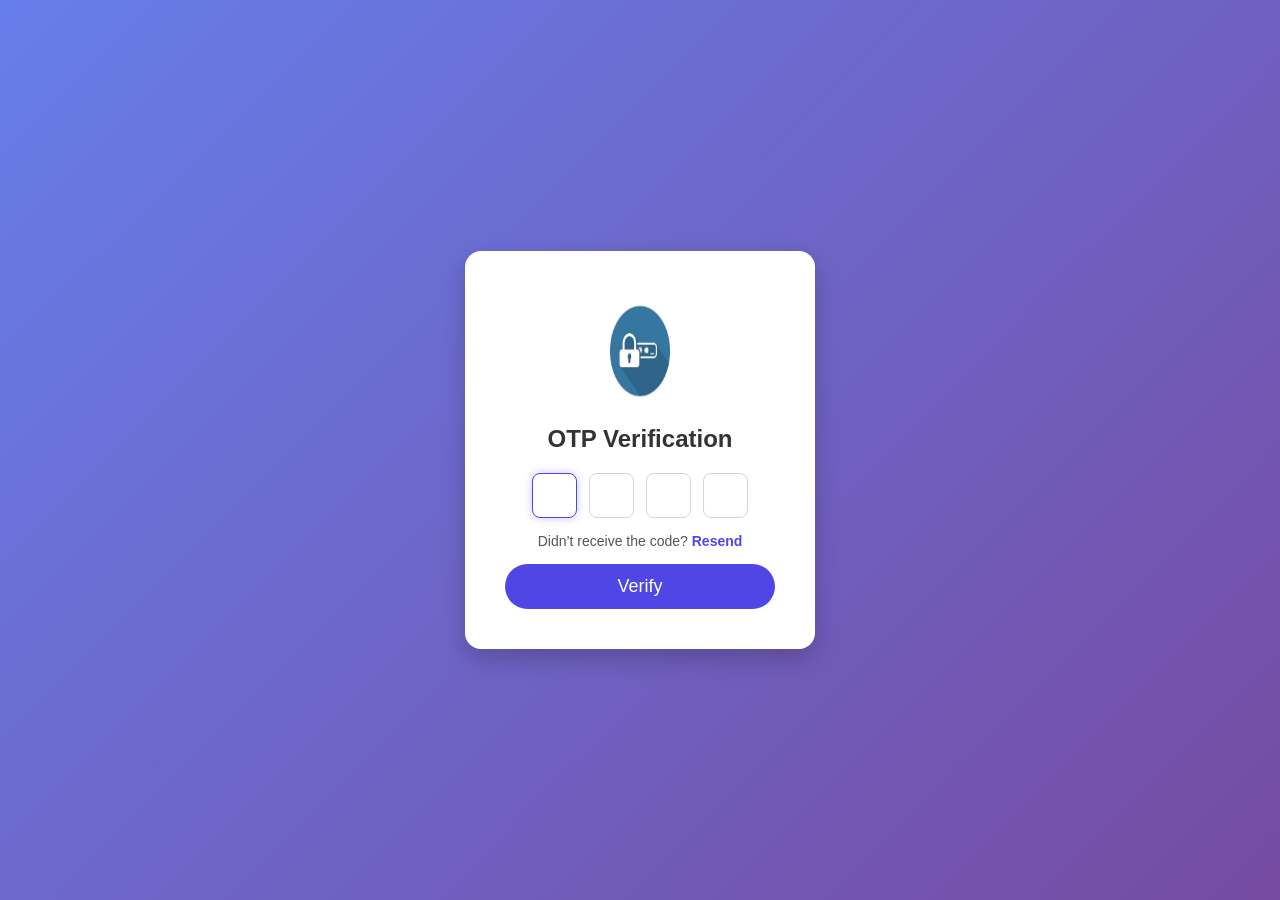
<file: OptimizedCodeVerification/index.html>
<!DOCTYPE html>
<html lang="en">
<head>
  <meta charset="UTF-8" />
  <meta name="viewport" content="width=device-width, initial-scale=1.0" />
  <title>OTP Verification</title>
  <link rel="stylesheet" href="style.css" />
  <link rel="icon" href="img.jpg" />
</head>
<body>
  <div class="container">
    <img src="img1.jpg" alt="Verification Image" />
    <h3>OTP Verification</h3>

    <div class="otp-inputs">
      <input type="text" maxlength="1" autofocus />
      <input type="text" maxlength="1" />
      <input type="text" maxlength="1" />
      <input type="text" maxlength="1" />
    </div>

    <p>Didn’t receive the code? <a href="#">Resend</a></p>

    <button id="verifyBtn">Verify</button>
  </div>

  <script src="script.js"></script>
</body>
</html>
</file>
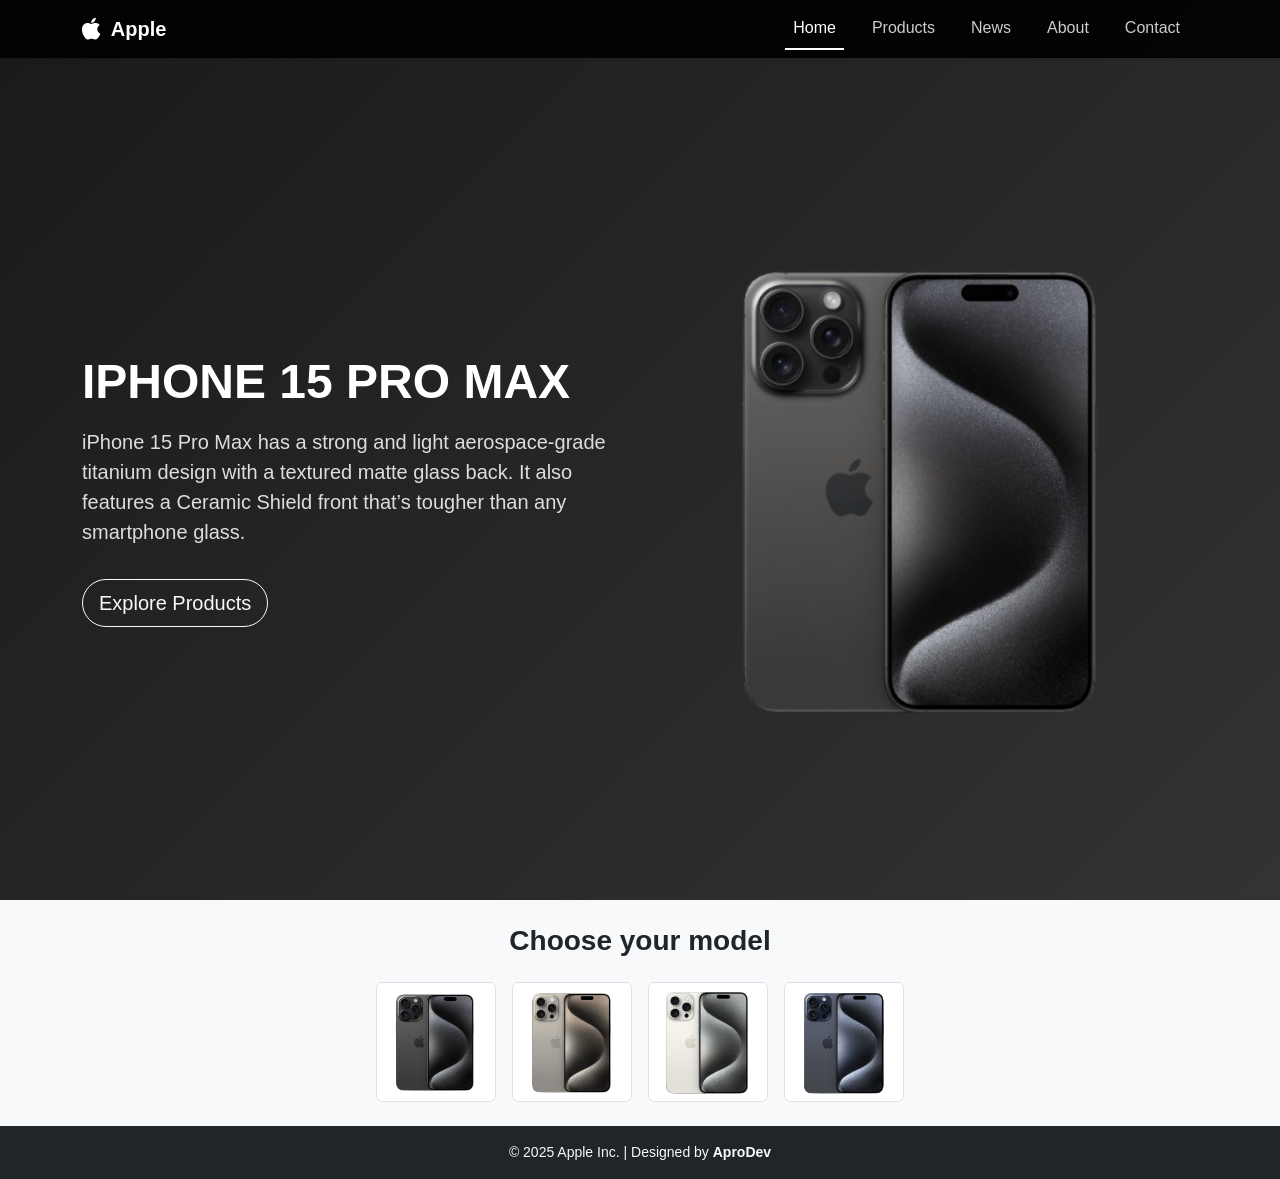
<file: Page Apple/index.html>
<!DOCTYPE html>
<html lang="en">
<head>
  <meta charset="UTF-8">
  <meta name="viewport" content="width=device-width, initial-scale=1.0">
  <title>Apple - iPhone 15 Pro Max</title>
  <link href="https://cdn.jsdelivr.net/npm/bootstrap@5.3.3/dist/css/bootstrap.min.css" rel="stylesheet">
  <link rel="stylesheet" href="https://cdnjs.cloudflare.com/ajax/libs/font-awesome/6.5.0/css/all.min.css">
  <link rel="stylesheet" href="style.css">
</head>

<body>
  <nav class="navbar navbar-expand-lg navbar-dark bg-dark fixed-top shadow-sm">
    <div class="container">
      <a class="navbar-brand fw-bold" href="#">
        <i class="fa-brands fa-apple fa-lg"></i> Apple
      </a>
      <button class="navbar-toggler" type="button" data-bs-toggle="collapse" data-bs-target="#navbarNav">
        <span class="navbar-toggler-icon"></span>
      </button>

      <div class="collapse navbar-collapse justify-content-end" id="navbarNav">
        <ul class="navbar-nav text-center">
          <li class="nav-item"><a class="nav-link active" href="#">Home</a></li>
          <li class="nav-item"><a class="nav-link" href="#">Products</a></li>
          <li class="nav-item"><a class="nav-link" href="#">News</a></li>
          <li class="nav-item"><a class="nav-link" href="#">About</a></li>
          <li class="nav-item"><a class="nav-link" href="#">Contact</a></li>
        </ul>
      </div>
    </div>
  </nav>

  <!-- Hero Section -->
  <section class="hero d-flex align-items-center justify-content-center">
    <div class="container text-center text-light">
      <div class="row align-items-center">
        <div class="col-md-6 text-md-start mt-5 mt-md-0">
          <h1 class="display-5 fw-bold">iPhone 15 Pro Max</h1>
          <p class="lead mt-3">
            iPhone 15 Pro Max has a strong and light aerospace-grade titanium design with a textured matte glass back.
            It also features a Ceramic Shield front that’s tougher than any smartphone glass.
          </p>
          <a href="#" class="btn btn-outline-light btn-lg mt-3 rounded-pill">Explore Products</a>
        </div>
        <div class="col-md-6 text-center">
          <img src="img-1.png" alt="iPhone 15 Pro Max" class="img-fluid main-img" id="mainImage">
        </div>
      </div>
    </div>
  </section>
  <section class="gallery py-4 bg-light text-center">
    <div class="container">
      <h3 class="fw-bold mb-4">Choose your model</h3>
      <div class="d-flex justify-content-center flex-wrap gap-3">
        <img src="img-1.png" class="img-thumbnail gallery-img" onclick="changePhone(this.src)">
        <img src="img-2.png" class="img-thumbnail gallery-img" onclick="changePhone(this.src)">
        <img src="img-3.png" class="img-thumbnail gallery-img" onclick="changePhone(this.src)">
        <img src="img-4.png" class="img-thumbnail gallery-img" onclick="changePhone(this.src)">
      </div>
    </div>
  </section>
  <footer class="bg-dark text-light text-center py-3">
    <p class="mb-0">© 2025 Apple Inc. | Designed by <strong>AproDev</strong></p>
  </footer>
  <script src="https://cdn.jsdelivr.net/npm/bootstrap@5.3.3/dist/js/bootstrap.bundle.min.js"></script>
  <script src="script.js"></script>
</body>
</html>
</file>
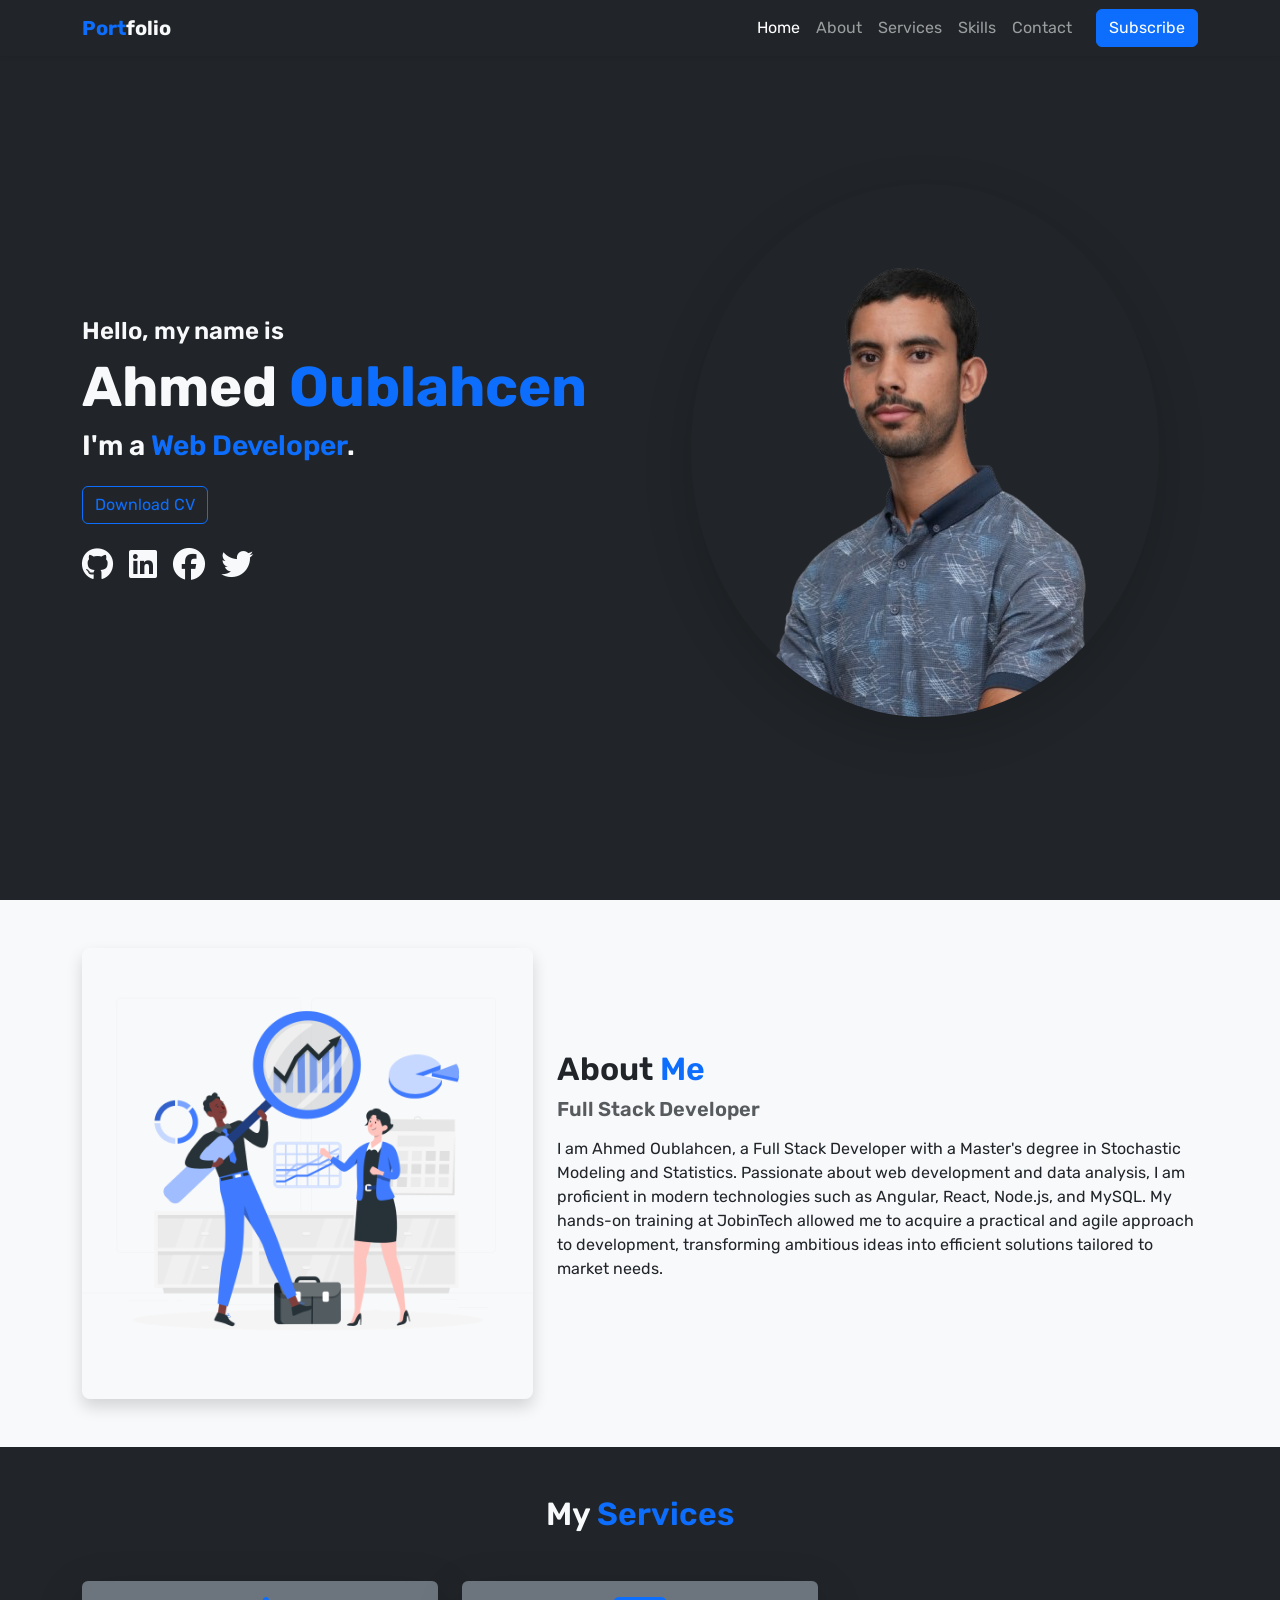
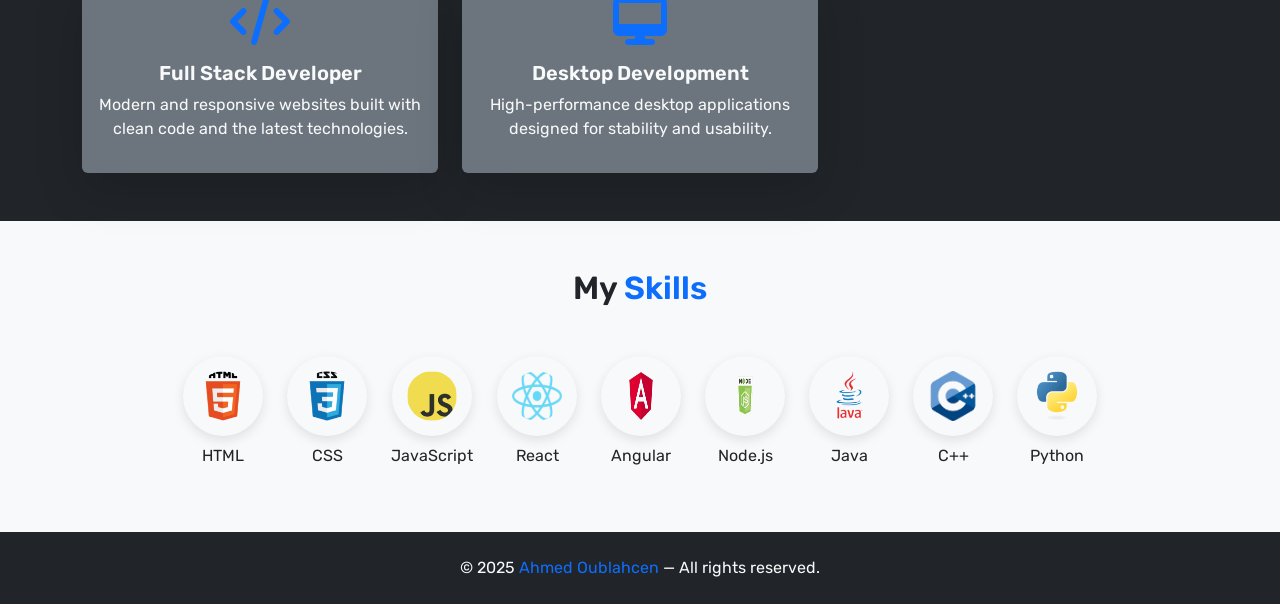
<file: profesionnelWeb/index.html>
<!DOCTYPE html>
<html lang="en">
<head>
  <meta charset="UTF-8" />
  <meta name="viewport" content="width=device-width, initial-scale=1.0" />
  <title>Portfolio - Ahmed Oublahcen</title>
  <link rel="icon" href="img.jpg" type="image/png" />

  <link href="https://fonts.googleapis.com/css2?family=Rubik:wght@400;600;700&display=swap" rel="stylesheet">
  <link href="https://cdn.jsdelivr.net/npm/bootstrap@5.3.3/dist/css/bootstrap.min.css" rel="stylesheet">
  <link href="https://cdnjs.cloudflare.com/ajax/libs/font-awesome/6.6.0/css/all.min.css" rel="stylesheet">
  <link rel="stylesheet" href="style.css">
</head>
<body>
  <nav class="navbar navbar-expand-lg navbar-dark bg-dark fixed-top shadow-sm">
    <div class="container">
      <a class="navbar-brand fw-bold text-primary" href="#">Port<span class="text-light">folio</span></a>
      <button class="navbar-toggler" type="button" data-bs-toggle="collapse" data-bs-target="#navbarNav">
        <span class="navbar-toggler-icon"></span>
      </button>
      <div class="collapse navbar-collapse" id="navbarNav">
        <ul class="navbar-nav ms-auto text-center">
          <li class="nav-item"><a class="nav-link active" href="#">Home</a></li>
          <li class="nav-item"><a class="nav-link" href="#about">About</a></li>
          <li class="nav-item"><a class="nav-link" href="#services">Services</a></li>
          <li class="nav-item"><a class="nav-link" href="#skills">Skills</a></li>
          <li class="nav-item"><a class="nav-link" href="#contact">Contact</a></li>
        </ul>
        <a href="#" class="btn btn-primary ms-lg-3">Subscribe</a>
      </div>
    </div>
  </nav>
  <section class="vh-100 d-flex align-items-center bg-dark text-light" id="home">
    <div class="container text-center text-lg-start">
      <div class="row align-items-center">
        <div class="col-lg-6">
          <h4>Hello, my name is</h4>
          <h1 class="display-4 fw-bold">Ahmed <span class="text-primary">Oublahcen</span></h1>
          <h3>I'm a <span class="text-primary">Web Developer</span>.</h3>
          <a href="#" class="btn btn-outline-primary mt-3">Download CV</a>
          <div class="mt-4 d-flex gap-3">
            <a href="#"><i class="fab fa-github fa-2x text-light"></i></a>
            <a href="#"><i class="fab fa-linkedin fa-2x text-light"></i></a>
            <a href="#"><i class="fab fa-facebook fa-2x text-light"></i></a>
            <a href="#"><i class="fab fa-twitter fa-2x text-light"></i></a>
          </div>
        </div>
        <div class="col-lg-6 text-center mt-4 mt-lg-0">
          <img src="Photo.png" class="img-fluid rounded-circle shadow-lg" alt="Ahmed photo">
        </div>
      </div>
    </div>
  </section>  
  <section id="about" class="py-5 bg-light text-dark">
    <div class="container">
      <div class="row align-items-center">
        <div class="col-lg-5 mb-4 mb-lg-0">
          <img src="image1.png" class="img-fluid rounded-3 shadow" alt="About image">
        </div>
        <div class="col-lg-7">
          <h2>About <span class="text-primary">Me</span></h2>
          <h5 class="text-muted mb-3">Full Stack Developer</h5>
          <p>
I am Ahmed Oublahcen, a Full Stack Developer with a Master's degree in Stochastic Modeling and Statistics. Passionate about web development and data analysis, I am proficient in modern technologies such as Angular, React, Node.js, and MySQL. My hands-on training at JobinTech allowed me to acquire a practical and agile approach to development, transforming ambitious ideas into efficient solutions tailored to market needs.          </p>
        </div>
      </div>
    </div>
  </section>
  <section id="services" class="py-5 bg-dark text-light">
    <div class="container text-center">
      <h2 class="mb-5">My <span class="text-primary">Services</span></h2>
      <div class="row g-4">
        <div class="col-md-6 col-lg-4">
          <div class="card bg-secondary text-light border-0 h-100 shadow-lg">
            <div class="card-body">
              <i class="fa-solid fa-code fa-3x mb-3 text-primary"></i>
              <h5>Full Stack Developer</h5>
              <p>Modern and responsive websites built with clean code and the latest technologies.</p>
            </div>
          </div>
        </div>
        <div class="col-md-6 col-lg-4">
          <div class="card bg-secondary text-light border-0 h-100 shadow-lg">
            <div class="card-body">
              <i class="fa-solid fa-desktop fa-3x mb-3 text-primary"></i>
              <h5>Desktop Development</h5>
              <p>High-performance desktop applications designed for stability and usability.</p>
            </div>
          </div>
        </div>
      </div>
    </div>
  </section>
 <section id="skills" class="py-5 bg-light text-dark">
  <div class="container text-center">
    <h2 class="mb-5">My <span class="text-primary">Skills</span></h2>
    <div class="d-flex flex-wrap justify-content-center gap-4">
      <div class="skill-card text-center">
        <img src="Icons/icon5.png" class="skill-icon" alt="HTML">
        <p class="mt-2">HTML</p>
      </div>
      <div class="skill-card text-center">
        <img src="Icons/icon8.png" class="skill-icon" alt="CSS">
        <p class="mt-2">CSS</p>
      </div>
      <div class="skill-card text-center">
        <img src="Icons/icon9.png" class="skill-icon" alt="JavaScript">
        <p class="mt-2">JavaScript</p>
      </div>
      <div class="skill-card text-center">
        <img src="Icons/icon11.png" class="skill-icon" alt="React">
        <p class="mt-2">React</p>
      </div>
      <div class="skill-card text-center">
        <img src="Icons/icon12.png" class="skill-icon" alt="Angular">
        <p class="mt-2">Angular</p>
      </div>
      <div class="skill-card text-center">
        <img src="Icons/icon13.png" class="skill-icon" alt="NodeJS">
        <p class="mt-2">Node.js</p>
      </div>
      <div class="skill-card text-center">
        <img src="Icons/icon4.png" class="skill-icon" alt="Java">
        <p class="mt-2">Java</p>
      </div>
      <div class="skill-card text-center">
        <img src="Icons/icon14.png" class="skill-icon" alt="C++">
        <p class="mt-2">C++</p>
      </div>
      <div class="skill-card text-center">
        <img src="Icons/icon10.png" class="skill-icon" alt="Python">
        <p class="mt-2">Python</p>
      </div>
     
    </div>
  </div>
</section>

  <footer class="py-4 bg-dark text-center text-light">
    <p class="mb-0">© 2025 <span class="text-primary">Ahmed Oublahcen</span> — All rights reserved.</p>
  </footer>
  <script src="https://cdn.jsdelivr.net/npm/bootstrap@5.3.3/dist/js/bootstrap.bundle.min.js"></script>
</body>
</html>
</file>
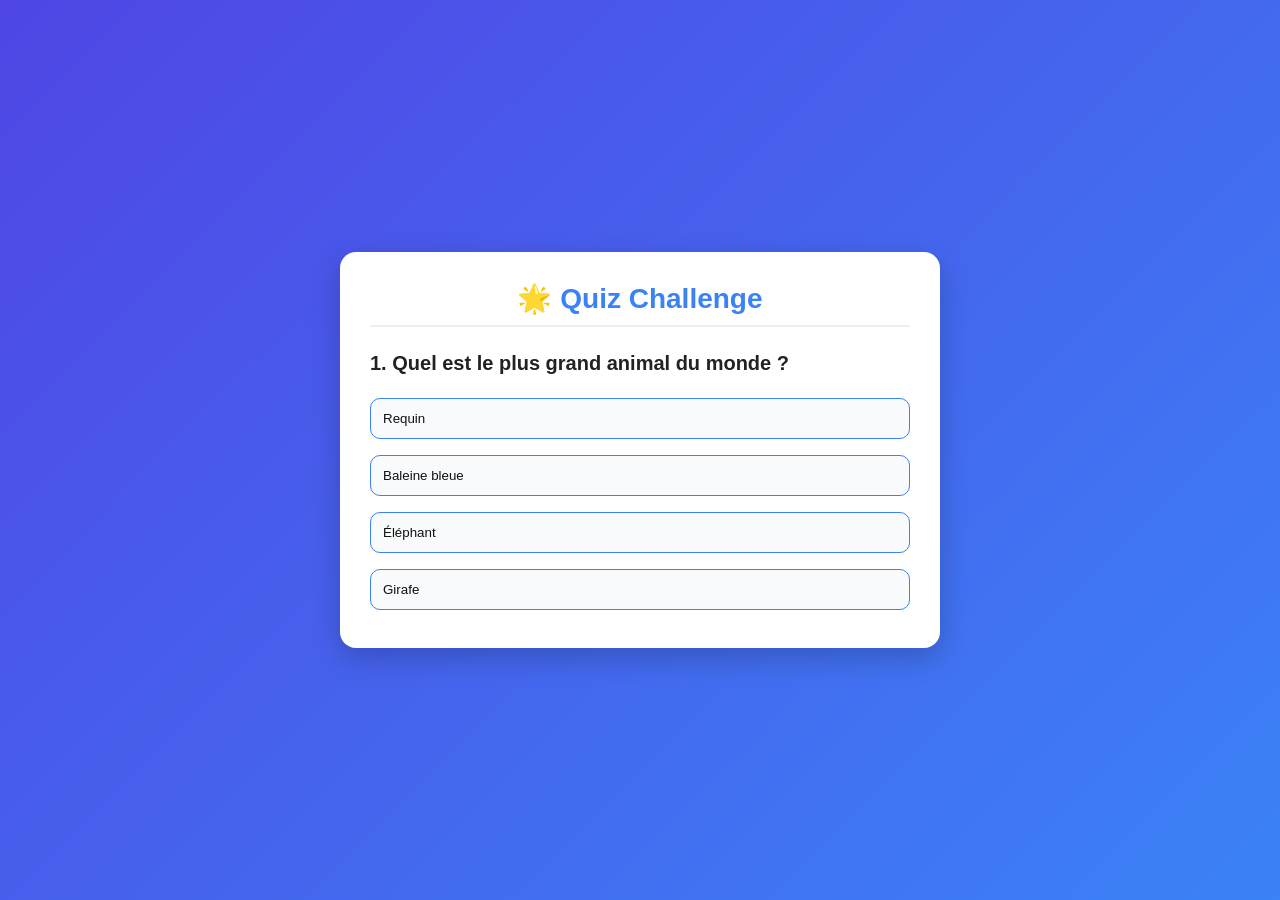
<file: Quiz App/index.html>
<!DOCTYPE html>
<html lang="fr">
<head>
  <meta charset="UTF-8">
  <meta name="viewport" content="width=device-width, initial-scale=1.0">
  <title>Quiz Professionnel</title>
  <link rel="stylesheet" href="style.css">
</head>
<body>
  <div class="app">
    <h1>🌟 Quiz Challenge</h1>
    <div class="quiz fade-in">
      <h2 id="question">Question...</h2>
      <div id="answer_btn"></div>
      <button id="next_btn">Suivant</button>
    </div>
  </div>
  <script src="script.js"></script>
</body>
</html>
</file>
<file: OptimizedCodeVerification/style.css>
* {
  margin: 0;
  padding: 0;
  box-sizing: border-box;
  font-family: "Poppins", sans-serif;
}

body {
  display: flex;
  align-items: center;
  justify-content: center;
  min-height: 100vh;
  background: linear-gradient(135deg, #667eea, #764ba2);
}

.container {
  position: relative;
  width: 350px;
  padding: 40px;
  background-color: #ffffff;
  border-radius: 16px;
  box-shadow: 0 10px 25px rgba(0, 0, 0, 0.2);
  text-align: center;
  overflow: hidden;
}

.container::before,
.container::after {
  content: "";
  position: absolute;
  height: 280px;
  width: 400px;
  top: 50%;
  left: 50%;
  transform: translate(-50%, -50%);
  z-index: -1;
  border-radius: 20px;
  background: conic-gradient(
    from var(--angle),
    #4f46e5,
    transparent,
    #6366f1,
    transparent,
    #3b82f6
  );
  animation: spin 4s linear infinite;
}

.container::before {
  filter: blur(2em);
  opacity: 0.5;
}

@property --angle {
  syntax: "<angle>";
  initial-value: 0deg;
  inherits: false;
}

@keyframes spin {
  from {
    --angle: 0deg;
  }
  to {
    --angle: 360deg;
  }
}

img {
  width: 120px;
  height: 120px;
  margin-bottom: 10px;
}

h3 {
  color: #333;
  font-size: 24px;
  margin-bottom: 20px;
}

.otp-inputs {
  display: flex;
  justify-content: center;
  margin-bottom: 15px;
}

.otp-inputs input {
  width: 45px;
  height: 45px;
  font-size: 20px;
  text-align: center;
  border: 1px solid #d1d5db;
  border-radius: 8px;
  margin: 0 6px;
  transition: all 0.2s ease-in-out;
}

.otp-inputs input:focus {
  outline: none;
  border-color: #4f46e5;
  box-shadow: 0 0 8px rgba(79, 70, 229, 0.3);
}

p {
  color: #555;
  font-size: 14px;
  margin-top: 10px;
}

a {
  color: #4f46e5;
  text-decoration: none;
  font-weight: 600;
}

button {
  width: 100%;
  background: #4f46e5;
  color: white;
  font-size: 18px;
  font-weight: 500;
  border: none;
  border-radius: 25px;
  padding: 12px;
  margin-top: 15px;
  cursor: pointer;
  transition: background 0.3s ease;
}

button:hover {
  background: #4338ca;
}
</file>
<file: Page Apple/style.css>
body {
  font-family: 'Poppins', sans-serif;
  background-color: #111;
  overflow-x: hidden;
}

.navbar {
  background-color: rgba(0, 0, 0, 0.9) !important;
}

.navbar-brand i {
  color: #fff;
  margin-right: 5px;
}

.navbar-nav .nav-link {
  color: #ccc !important;
  margin: 0 10px;
  transition: 0.3s ease;
}

.navbar-nav .nav-link:hover,
.navbar-nav .nav-link.active {
  color: #fff !important;
  border-bottom: 2px solid #fff;
}

/* Hero Section */
.hero {
  background: linear-gradient(135deg, #1a1a1a, #333);
  min-height: 100vh;
  padding-top: 80px;
}

.hero h1 {
  color: #fff;
  text-transform: uppercase;
}

.hero p {
  color: #ddd;
}

.main-img {
  width: 80%;
  max-width: 400px;
  transition: transform 0.6s ease, opacity 0.5s ease;
}

.main-img:hover {
  transform: scale(1.05);
}

/* Gallery */
.gallery {
  padding: 60px 0;
}

.gallery-img {
  width: 120px;
  height: 120px;
  object-fit: contain;
  cursor: pointer;
  transition: transform 0.3s ease, box-shadow 0.3s ease;
}

.gallery-img:hover {
  transform: scale(1.1);
  box-shadow: 0 5px 20px rgba(0, 0, 0, 0.3);
}

/* Footer */
footer {
  font-size: 14px;
  background: #000;
}
</file>
<file: profesionnelWeb/style.css>
body {
  font-family: 'Rubik', sans-serif;
  scroll-behavior: smooth;
}

h1, h2, h3, h4, h5 {
  font-weight: 600;
}

.skill-icon {
  width: 80px;
  height: 80px;
  border-radius: 50%;
  background: #f8f9fa;
  padding: 15px;
  box-shadow: 0 4px 12px rgba(0,0,0,0.1);
  transition: transform 0.3s ease;
}

.skill-icon:hover {
  transform: scale(1.1);
}

section {
  transition: background-color 0.4s ease;
}

.navbar-brand span {
  transition: color 0.3s ease;
}

.navbar-brand:hover span {
  color: #0ef;
}
</file>
<file: Quiz App/style.css>
* {
  margin: 0;
  padding: 0;
  box-sizing: border-box;
  font-family: 'Poppins', sans-serif;
}

body {
  background: linear-gradient(135deg, #4f46e5, #3b82f6);
  display: flex;
  justify-content: center;
  align-items: center;
  height: 100vh;
  color: #222;
}

.app {
  background: #fff;
  width: 90%;
  max-width: 600px;
  padding: 30px;
  border-radius: 16px;
  box-shadow: 0 10px 30px rgba(0, 0, 0, 0.2);
  animation: popIn 0.8s ease-out;
}

.app h1 {
  text-align: center;
  font-size: 28px;
  color: #3b82f6;
  margin-bottom: 25px;
  font-weight: 700;
  border-bottom: 2px solid #eee;
  padding-bottom: 10px;
}

.quiz h2 {
  font-size: 20px;
  color: #222;
  margin-bottom: 15px;
}

.btn {
  background: #f9fafb;
  color: #111;
  font-weight: 500;
  width: 100%;
  border: 1.5px solid #3b82f6;
  padding: 12px;
  margin: 8px 0;
  text-align: left;
  border-radius: 10px;
  cursor: pointer;
  transition: all 0.25s ease;
  transform: scale(1);
}

.btn:hover:not([disabled]) {
  background: #3b82f6;
  color: #fff;
  transform: scale(1.03);
  box-shadow: 0 4px 12px rgba(59, 130, 246, 0.4);
}

.btn:disabled {
  opacity: 0.7;
  cursor: not-allowed;
}

#next_btn {
  background: #3b82f6;
  color: white;
  border: none;
  width: 160px;
  font-size: 16px;
  padding: 12px;
  border-radius: 25px;
  margin: 20px auto 0;
  cursor: pointer;
  display: none;
  transition: background 0.3s ease, transform 0.2s ease;
}

#next_btn:hover {
  background: #2563eb;
  transform: scale(1.05);
}

.correct {
  background: #a7f3d0 !important;
  color: #065f46;
  border-color: #34d399;
}

.incorrect {
  background: #fecaca !important;
  color: #7f1d1d;
  border-color: #ef4444;
}

.fade-in {
  animation: fadeIn 0.8s ease-in-out;
}

@keyframes popIn {
  from { transform: scale(0.9); opacity: 0; }
  to { transform: scale(1); opacity: 1; }
}

@keyframes fadeIn {
  from { opacity: 0; transform: translateY(20px); }
  to { opacity: 1; transform: translateY(0); }
}

@media (max-width: 600px) {
  .app {
    padding: 20px;
  }

  .btn {
    font-size: 14px;
  }

  #next_btn {
    width: 100%;
  }
}
</file>
